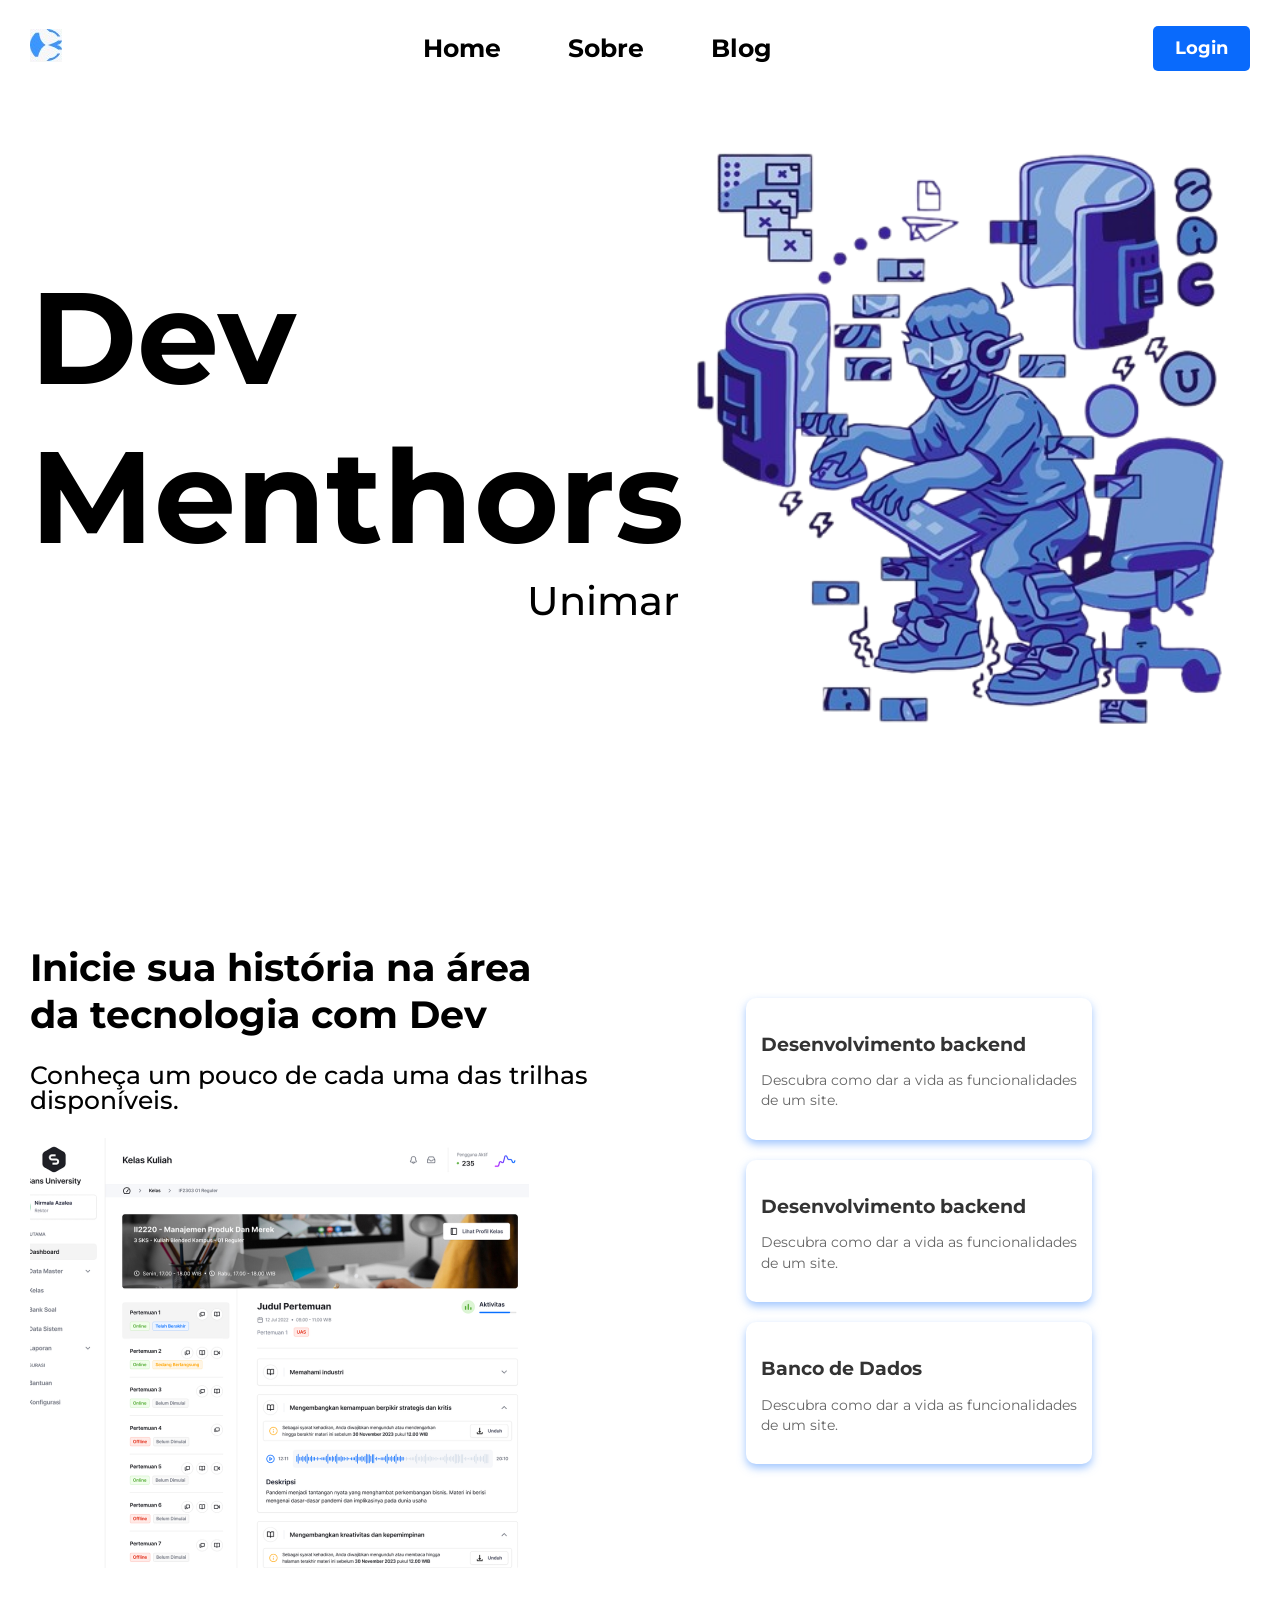
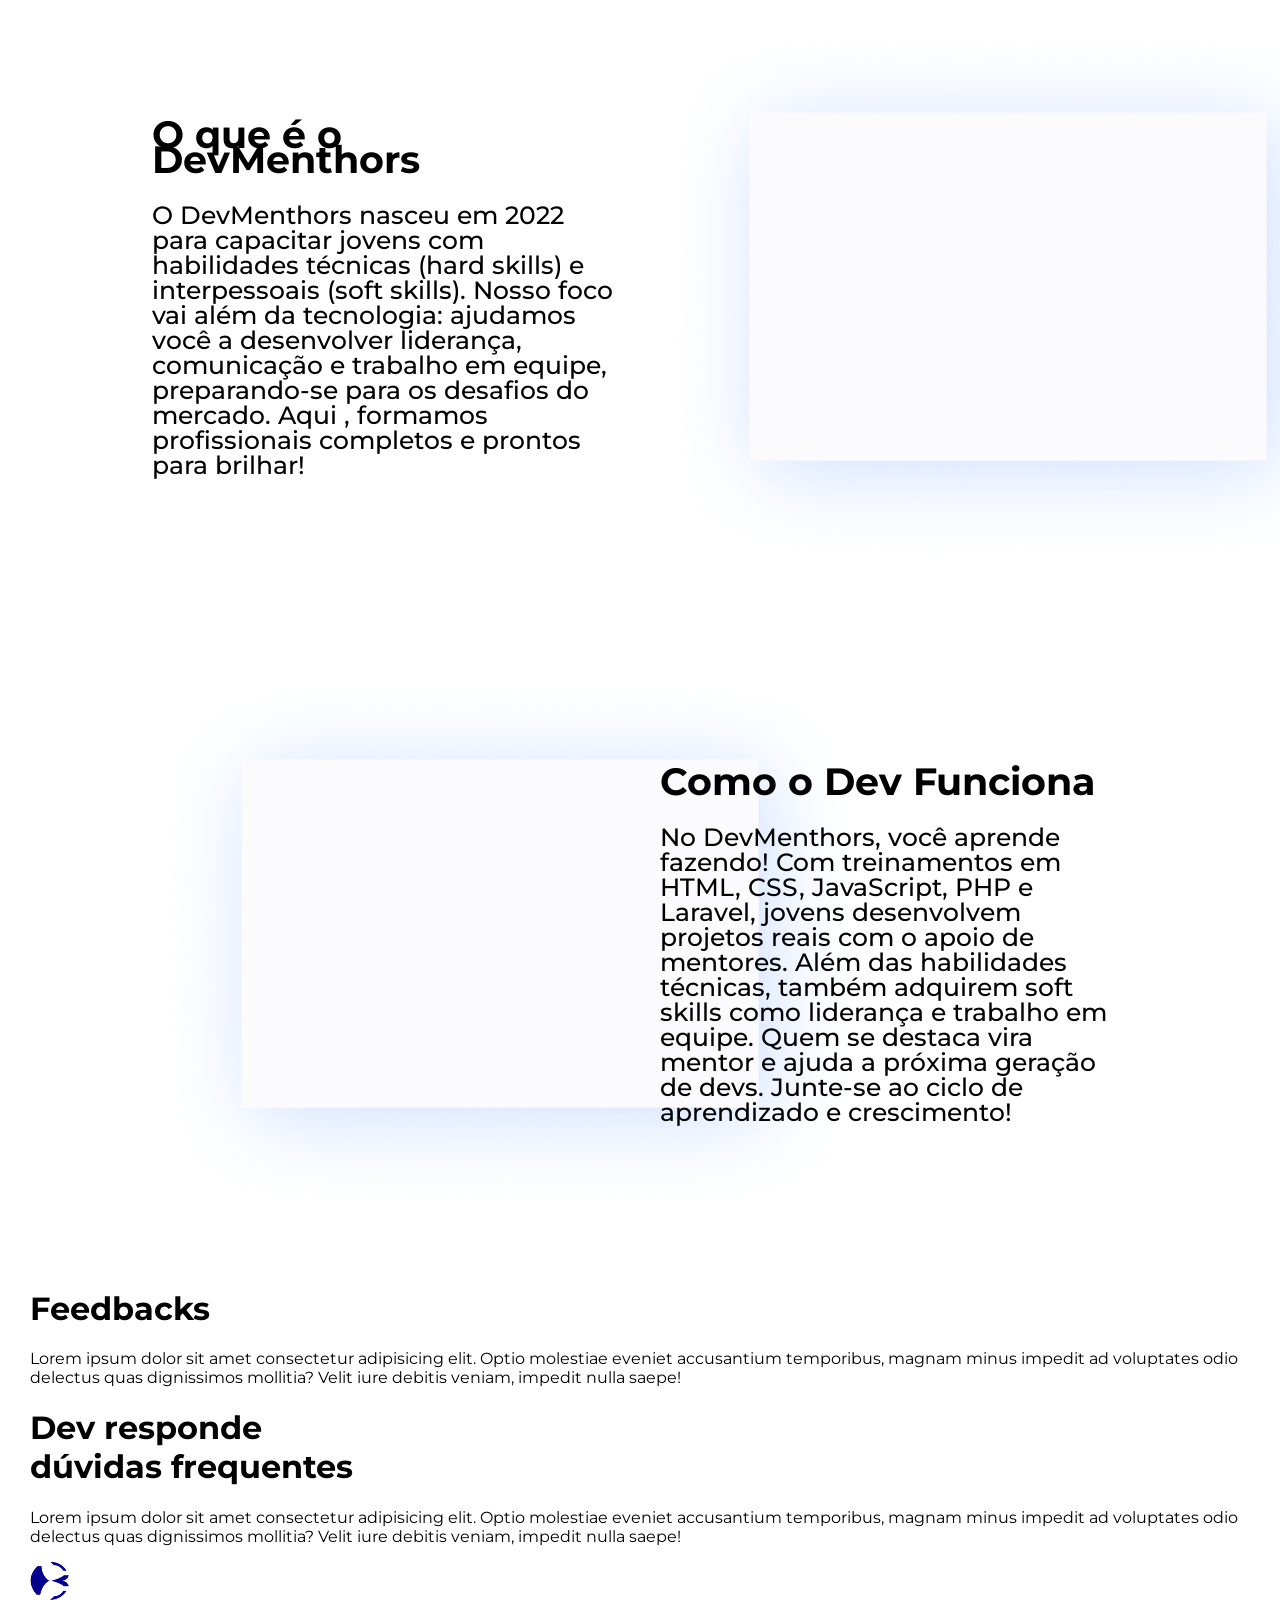
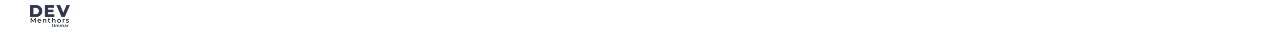
<file: index.html>
<!DOCTYPE html>
<html lang="pt-br">
<head>
    <meta charset="UTF-8">
    <meta name="viewport" content="width=device-width, initial-scale=1.0">
    <link rel="stylesheet" href="CSS/style.css">
    <title>Dev Menthors</title>
</head>
<body>
    <header>
        <nav class="nav">
                <div>
                       <img src="IMG/logo.jpeg" alt="#"> 
                    </div>
                <ol class="multi">
                    <a href="#">Home</a>
                    <a href="#">Sobre</a>
                    <a href="#">Blog</a>
                </ol>
                <div>
                        <button id="revolution">Login</button>
                </div>
        </nav>
    </header>

    <div class="one">
        <div>
        <h1 style="font-size: 130px; margin-bottom: 0%; margin-top: 170px;">Dev <br> Menthors</h1>
        <h3 id="h3" style="font-size: 40px; margin-top: 0%; margin-bottom: 0%;">Unimar</h3>
        </div>
        <img src="IMG/imagem1-removebg-preview.png" alt="#" style="width: 700px;">

    </div>
    <div class="second">

    <div class="text">
        <h1>Inicie sua história na área<br>da tecnologia com Dev</h1>
        <h3 id="w">Conheça um pouco de cada uma das trilhas <br>disponíveis.</h3>
        <img src="IMG/Frame 7.png" alt="">
    </div>

    <!-- CONTAINER DOS CARDS -->
    <div class="cards">

        <div class="card">
            <!-- <img src="IMG/php.png" alt=""> -->
            <div class="card-content">
                <h3>Desenvolvimento backend</h3>
                <p>Descubra como dar a vida as funcionalidades <br> de um site.</p>
            </div>
        </div>

        <div class="card">
            <!-- <img src="IMG/python.png" alt=""> -->
            <div class="card-content">
                <h3>Desenvolvimento backend</h3>
                <p>Descubra como dar a vida as funcionalidades <br> de um site.</p>
            </div>
        </div>

        <div class="card">
            <!-- <img src="IMG/banco-de-dados.png" alt=""> -->
            <div class="card-content">
                <h3>Banco de Dados</h3>
                <p>Descubra como dar a vida as funcionalidades <br> de um site.</p>
            </div>
        </div>

    </div>

</div> 
<section class="secao-flex">
  <div class="bloco-texto">
    <h2>O que é o DevMenthors</h2>
    <p>O DevMenthors nasceu em 2022 para capacitar jovens com habilidades técnicas (hard skills) e interpessoais (soft skills). Nosso foco vai além da tecnologia: ajudamos você a desenvolver liderança, comunicação e trabalho em equipe, preparando-se para os desafios do mercado. Aqui , formamos profissionais completos e prontos para brilhar!</p>
  </div>
  <div class="bloco-imagem">
    <img src="IMG/Frame 8.png" alt="Descrição da imagem 1">
  </div>
</section>

<section class="secao-flex secao-invertida">
  <div class="bloco-texto">
    <h2>Como o Dev Funciona</h2>
    <p>No DevMenthors, você aprende fazendo! Com treinamentos em HTML, CSS, JavaScript, PHP e Laravel, jovens desenvolvem projetos reais com o apoio de mentores. Além das habilidades técnicas, também adquirem soft skills como liderança e trabalho em equipe. Quem se destaca vira mentor e ajuda a próxima geração de devs. Junte-se ao ciclo de aprendizado e crescimento!</p>
  </div>
  <div class="bloco-imagem">
    <img src="IMG/Frame 8.png" alt="Descrição da imagem 2">
  </div>
</section>

<div class="feedbacks">
    <h1>Feedbacks</h1>
    <p>Lorem ipsum dolor sit amet consectetur adipisicing elit. Optio molestiae eveniet accusantium temporibus, magnam minus impedit ad voluptates odio delectus quas dignissimos mollitia? Velit iure debitis veniam, impedit nulla saepe!</p>
</div>

<div class="respostas">
    <h1>Dev responde <br>dúvidas frequentes</h1>
    <p>Lorem ipsum dolor sit amet consectetur adipisicing elit. Optio molestiae eveniet accusantium temporibus, magnam minus impedit ad voluptates odio delectus quas dignissimos mollitia? Velit iure debitis veniam, impedit nulla saepe!</p>
</div>

<footer>
    <img src="IMG/devmenthors_LogoColor 2.png" alt="">
</footer>

</body>
</html>
</file>
<file: CSS/style.css>
@import url('https://fonts.googleapis.com/css2?family=Montserrat:ital,wght@0,100..900;1,100..900&display=swap');

*{
    font-family: Montserrat;
}

body{
background-color: white;
margin-left: 30px;
margin-right: 30px;
}
header{
    background-color: white;
}
.one{
    display: flex;
    align-items: flex-start;
    justify-content: space-between;
    margin-bottom: 0px;
}

.one img{
    margin-left: auto;
}

#h3{
    margin-left: 497px;

}
.nav{
    margin-top: auto;
    display: flex;
    justify-content: space-between;
    width: auto;
    align-items: center;
    font-size: 25px;
    background-color: white;
}
.multi a{
 margin-right: 60px;
 font-weight: bold;
 text-decoration: none;
 color: black;
}
#revolution{
background-color: rgb(9, 106, 252);
border: 0px;
width: 97px;
height: 45px;
text-align: center;
color: white;
font-weight: bold;
border-radius: 5px;
cursor: pointer;
font-size: large;
}
#w{
  font-family: Montserrat;
  font-weight: 500;
  font-style: Medium;
  font-size: 25px;
  line-height: 100%;
  letter-spacing: 0%;

}
.second{
    display: flex;
    align-items: flex-start;
    justify-content: space-between;
    margin-top: 0px;
}
.text{
    font-weight: 100;
    font-style: Semi-Bold;
    font-size: 19px;
    margin-top: 30px;
}

.text img{
    margin-top: 35px;
}

#h3{
   font-weight: 500;
   font-size: 25px;

}

.second img{
    margin: auto;
}

.cards {
    display: flex;
    flex-direction: column;
    gap: 20px;
    opacity: 1;
    border-radius: 15px;
    margin: auto;
    justify-content: space-between 50px;
}
.card{
    background-color: white;
    border-radius: 10px;
    box-shadow: 0 4px 8px rgba(100, 162, 255, 0.616);
    overflow: hidden;
    max-width: 900px;
    width: 100%; 
    transition: transform 0.3s ease, box-shadow 0.3s ease;
    align-items: center;
    display: inline;
}
.card:hover{
    transform: translateY(-5px);
    box-shadow: 0 8px 16px rgba(65, 111, 238, 0.2);
}

.card-content{
    padding: 15px;
}

.card-content h3{
    font-size: 1.2rem;
    margin-bottom: 10px;
    color: #333;
}

.card-content p{
    font-size: 0.9rem;
    color: #666;
    line-height: 1.4;
}
/* --------------------------------------------------
   Responsividade simples
-------------------------------------------------- */
@media (max-width: 600px) {
  .nav {
    flex-direction: column;
    align-items: flex-start;
  }

  .nav__menu {
    flex-direction: column;
    gap: 0.75rem;
  }

  .hero {
    padding: 2rem 1rem;
  }
}
.bloco-texto, .bloco-imagem {
  /* Impede que os blocos encolham ou cresçam de forma desigual */
  flex: 1 1 50%; /* flex-grow: 1, flex-shrink: 1, flex-basis: 50% */
  /* Isso faz com que cada bloco tente ocupar 50% da largura disponível */
}

.secao-flex {
  display: flex; /* Ativa o Flexbox no container pai */
  align-items: center; /* Centraliza verticalmente o texto e a imagem */
  justify-content: space-between; /* Distribui o espaço extra entre os elementos */
  gap: 40px; /* Adiciona um espaço fixo entre o texto e a imagem */
  padding: 50px 10%; /* Adiciona preenchimento nas laterais e no topo/fundo */
}

/* Estilos Específicos para a Imagem */
.bloco-imagem img {
  max-width: 150%; /* Garante que a imagem não ultrapasse o tamanho do seu bloco */
  height: auto; /* Mantém a proporção da imagem */
  display: block; /* Remove espaços em branco indesejados abaixo da imagem */
  margin-left: auto;
  margin-right: auto;
  margin-top: 0%;
}

/* --- A Mágica da Inversão --- */
.secao-invertida {
  flex-direction: row-reverse; /* Inverte a ordem horizontal dos elementos filhos */
}

.bloco-texto{
    font-family: Montserrat;
    font-weight: 500;
    font-style: Medium;
    font-size: 25px;
    line-height: 100%;
    letter-spacing: 0%;

}
</file>
